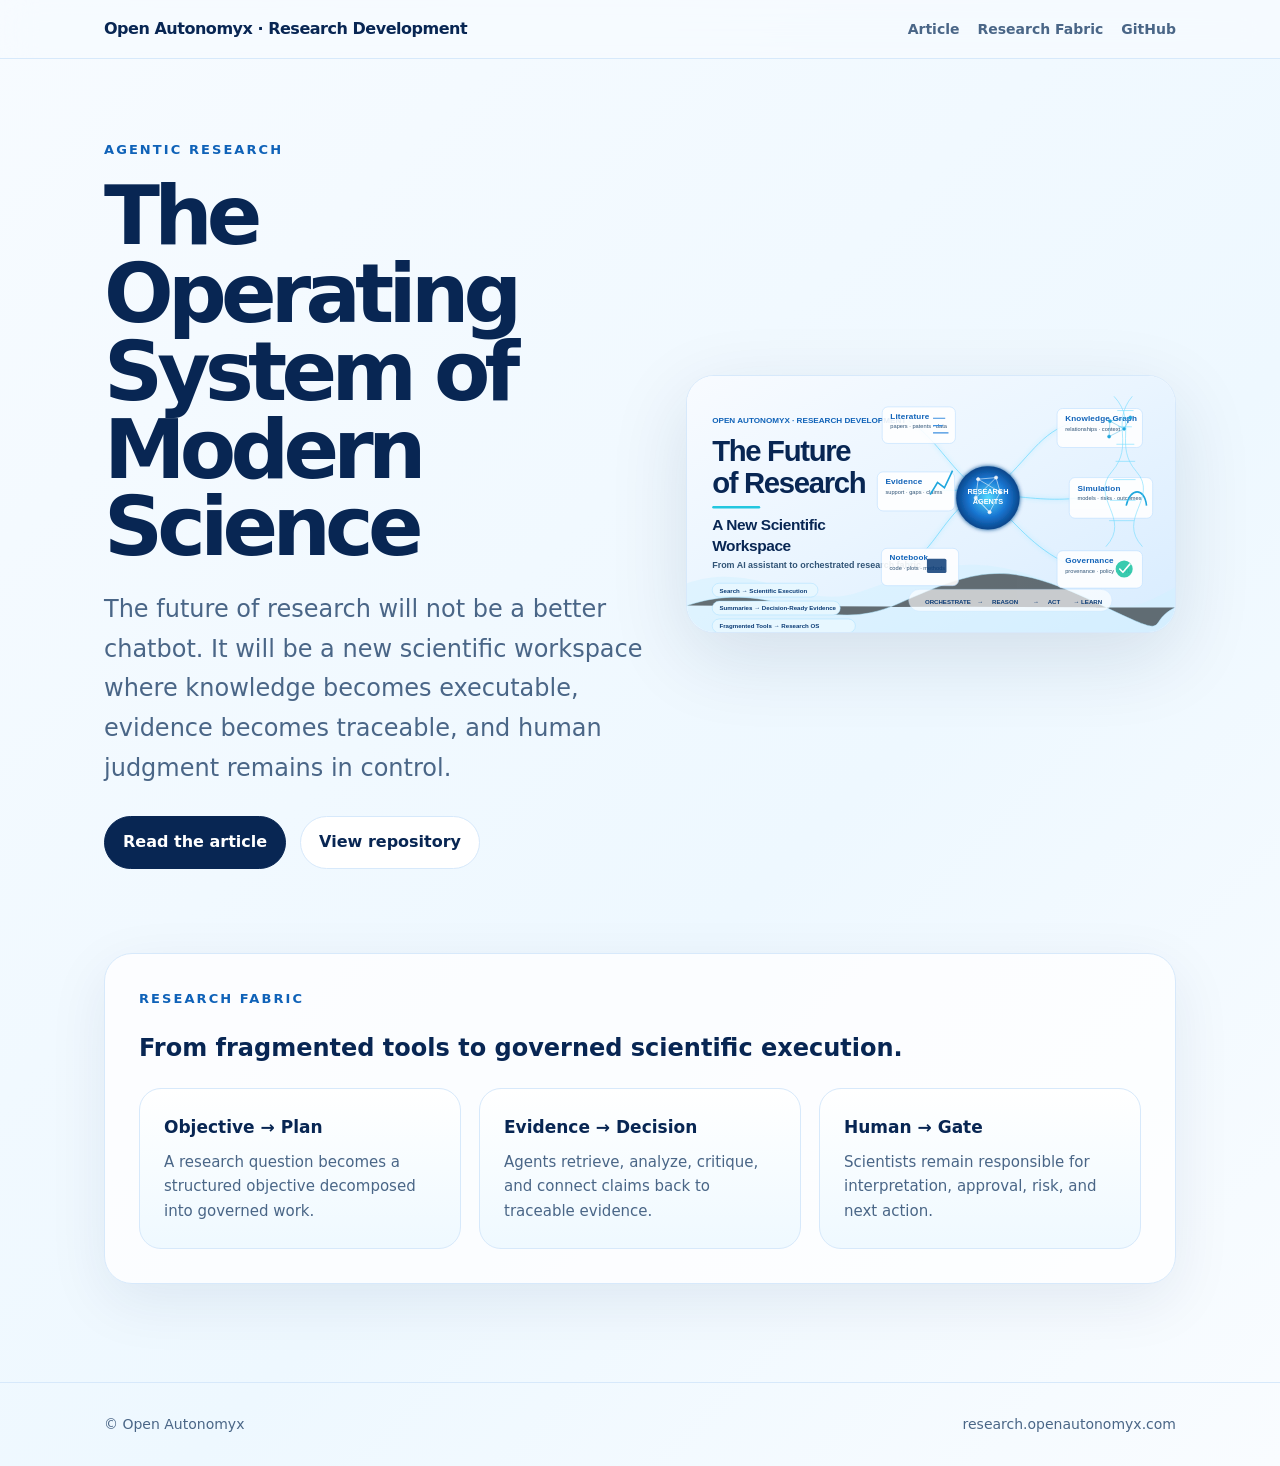
<file: index.html>
<!doctype html>
<html lang="en">
<head>
  <meta charset="utf-8" />
  <meta name="viewport" content="width=device-width, initial-scale=1" />
  <title>Agentic Research | Open Autonomyx Research Development</title>
  <meta name="description" content="Agentic Research is a scientific workspace where humans, agents, models, tools, evidence, notebooks, and governance operate as one connected research fabric." />
  <link rel="canonical" href="https://research.openautonomyx.com/" />
  <meta property="og:title" content="Agentic Research: The Operating System of Modern Science" />
  <meta property="og:description" content="From AI assistant to orchestrated research fabric." />
  <meta property="og:type" content="website" />
  <meta property="og:url" content="https://research.openautonomyx.com/" />
  <meta property="og:image" content="https://research.openautonomyx.com/assets/cover.svg" />
  <meta name="twitter:card" content="summary_large_image" />
  <meta name="twitter:title" content="Agentic Research: The Operating System of Modern Science" />
  <meta name="twitter:description" content="A new scientific workspace where knowledge becomes executable and evidence becomes traceable." />
  <meta name="twitter:image" content="https://research.openautonomyx.com/assets/cover.svg" />
  <link rel="stylesheet" href="styles.css" />
  <script type="application/ld+json">
  {
    "@context": "https://schema.org",
    "@type": "WebSite",
    "name": "Open Autonomyx Research Development",
    "url": "https://research.openautonomyx.com/",
    "description": "Research and development notes on agentic research, scientific workspaces, governed autonomy, and research operating systems.",
    "publisher": {
      "@type": "Organization",
      "name": "Open Autonomyx"
    }
  }
  </script>
</head>
<body>
  <header class="site-header">
    <nav class="nav" aria-label="Primary navigation">
      <a class="brand" href="/">Open Autonomyx · Research Development</a>
      <div class="nav-links">
        <a href="/agentic-research.html">Article</a>
        <a href="#fabric">Research Fabric</a>
        <a href="https://github.com/Open-Autonomyx/Research-Development">GitHub</a>
      </div>
    </nav>
  </header>

  <main>
    <section class="hero">
      <div>
        <div class="eyebrow">Agentic Research</div>
        <h1>The Operating System of Modern Science</h1>
        <p class="lead">The future of research will not be a better chatbot. It will be a new scientific workspace where knowledge becomes executable, evidence becomes traceable, and human judgment remains in control.</p>
        <div class="cta-row">
          <a class="button primary" href="/agentic-research.html">Read the article</a>
          <a class="button secondary" href="https://github.com/Open-Autonomyx/Research-Development">View repository</a>
        </div>
      </div>
      <div class="hero-card">
        <img src="assets/cover.svg" alt="Agentic research cover showing a scientist and an orchestrated research fabric" />
      </div>
    </section>

    <section id="fabric" class="section">
      <div class="panel">
        <div class="eyebrow">Research Fabric</div>
        <h2>From fragmented tools to governed scientific execution.</h2>
        <div class="grid">
          <div class="metric"><strong>Objective → Plan</strong><p>A research question becomes a structured objective decomposed into governed work.</p></div>
          <div class="metric"><strong>Evidence → Decision</strong><p>Agents retrieve, analyze, critique, and connect claims back to traceable evidence.</p></div>
          <div class="metric"><strong>Human → Gate</strong><p>Scientists remain responsible for interpretation, approval, risk, and next action.</p></div>
        </div>
      </div>
    </section>
  </main>

  <footer class="site-footer">
    <div class="footer-inner">
      <span>© Open Autonomyx</span>
      <span>research.openautonomyx.com</span>
    </div>
  </footer>
</body>
</html>
</file>
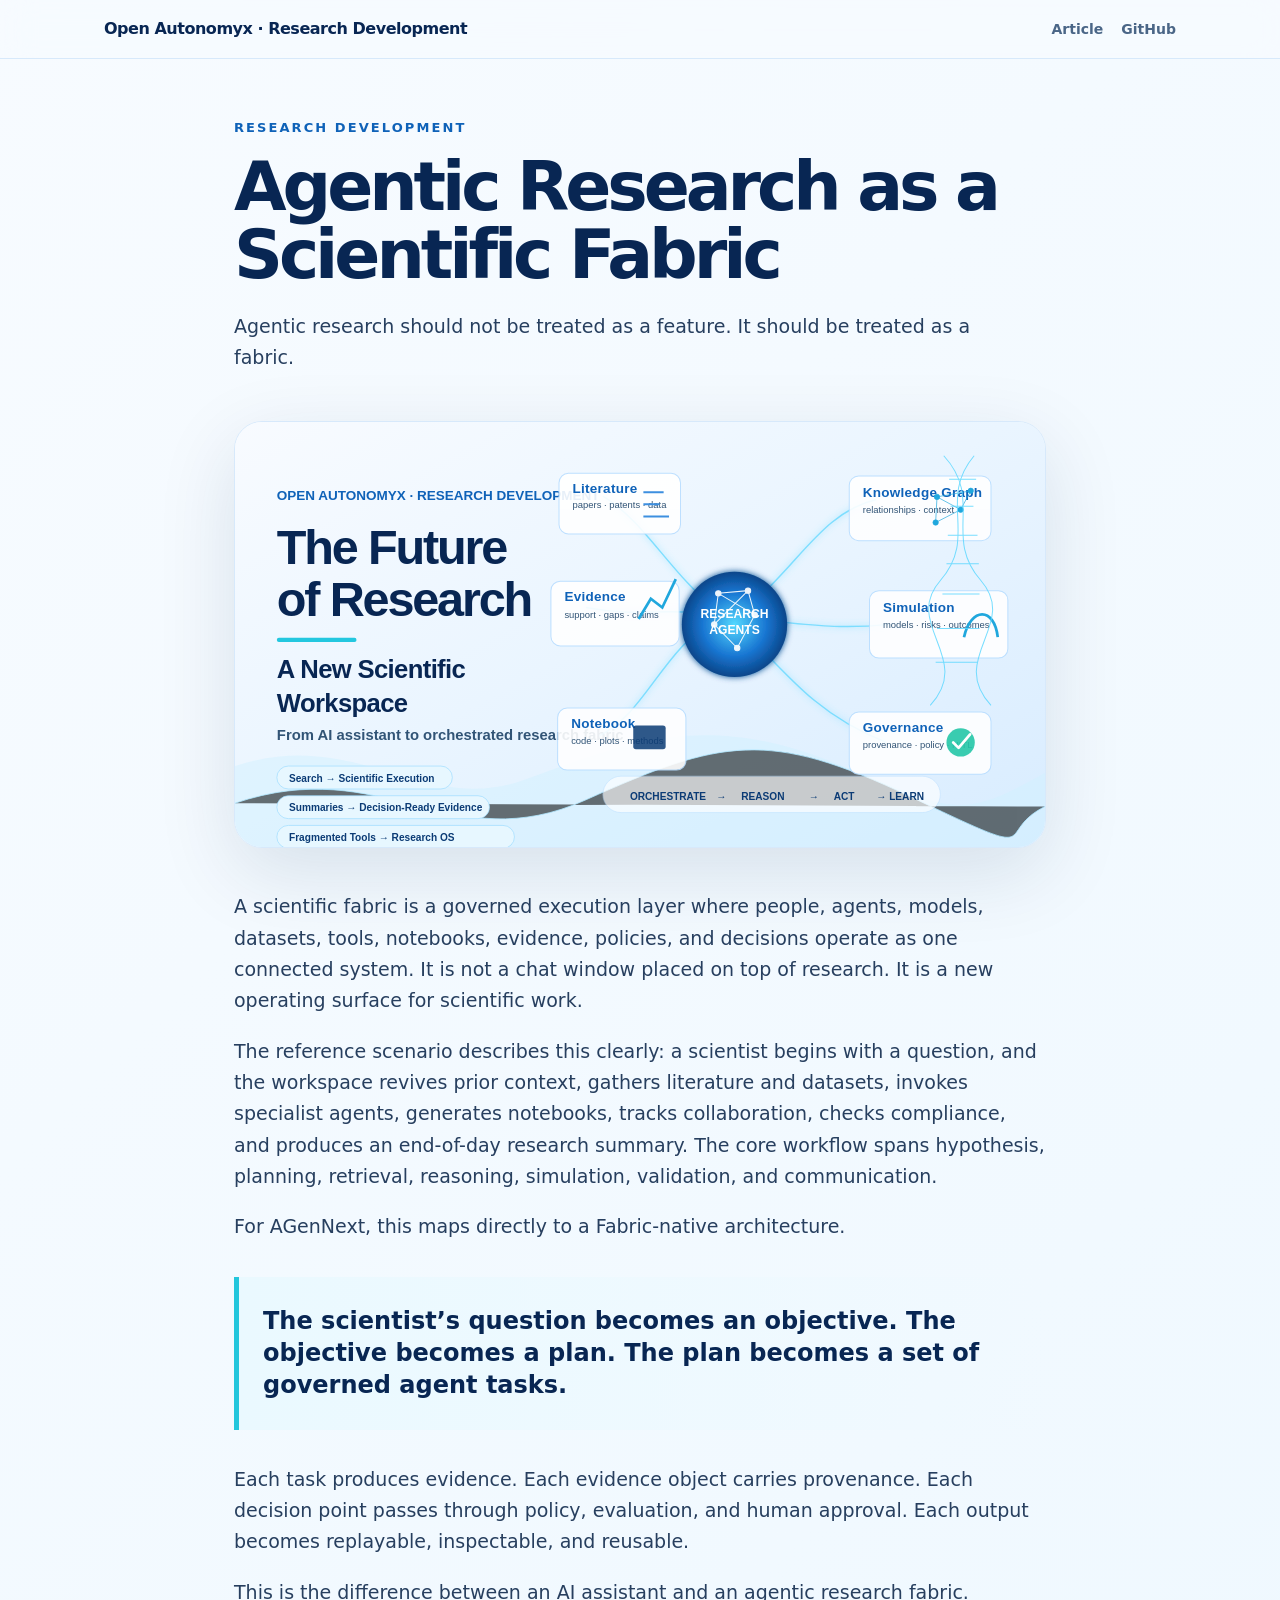
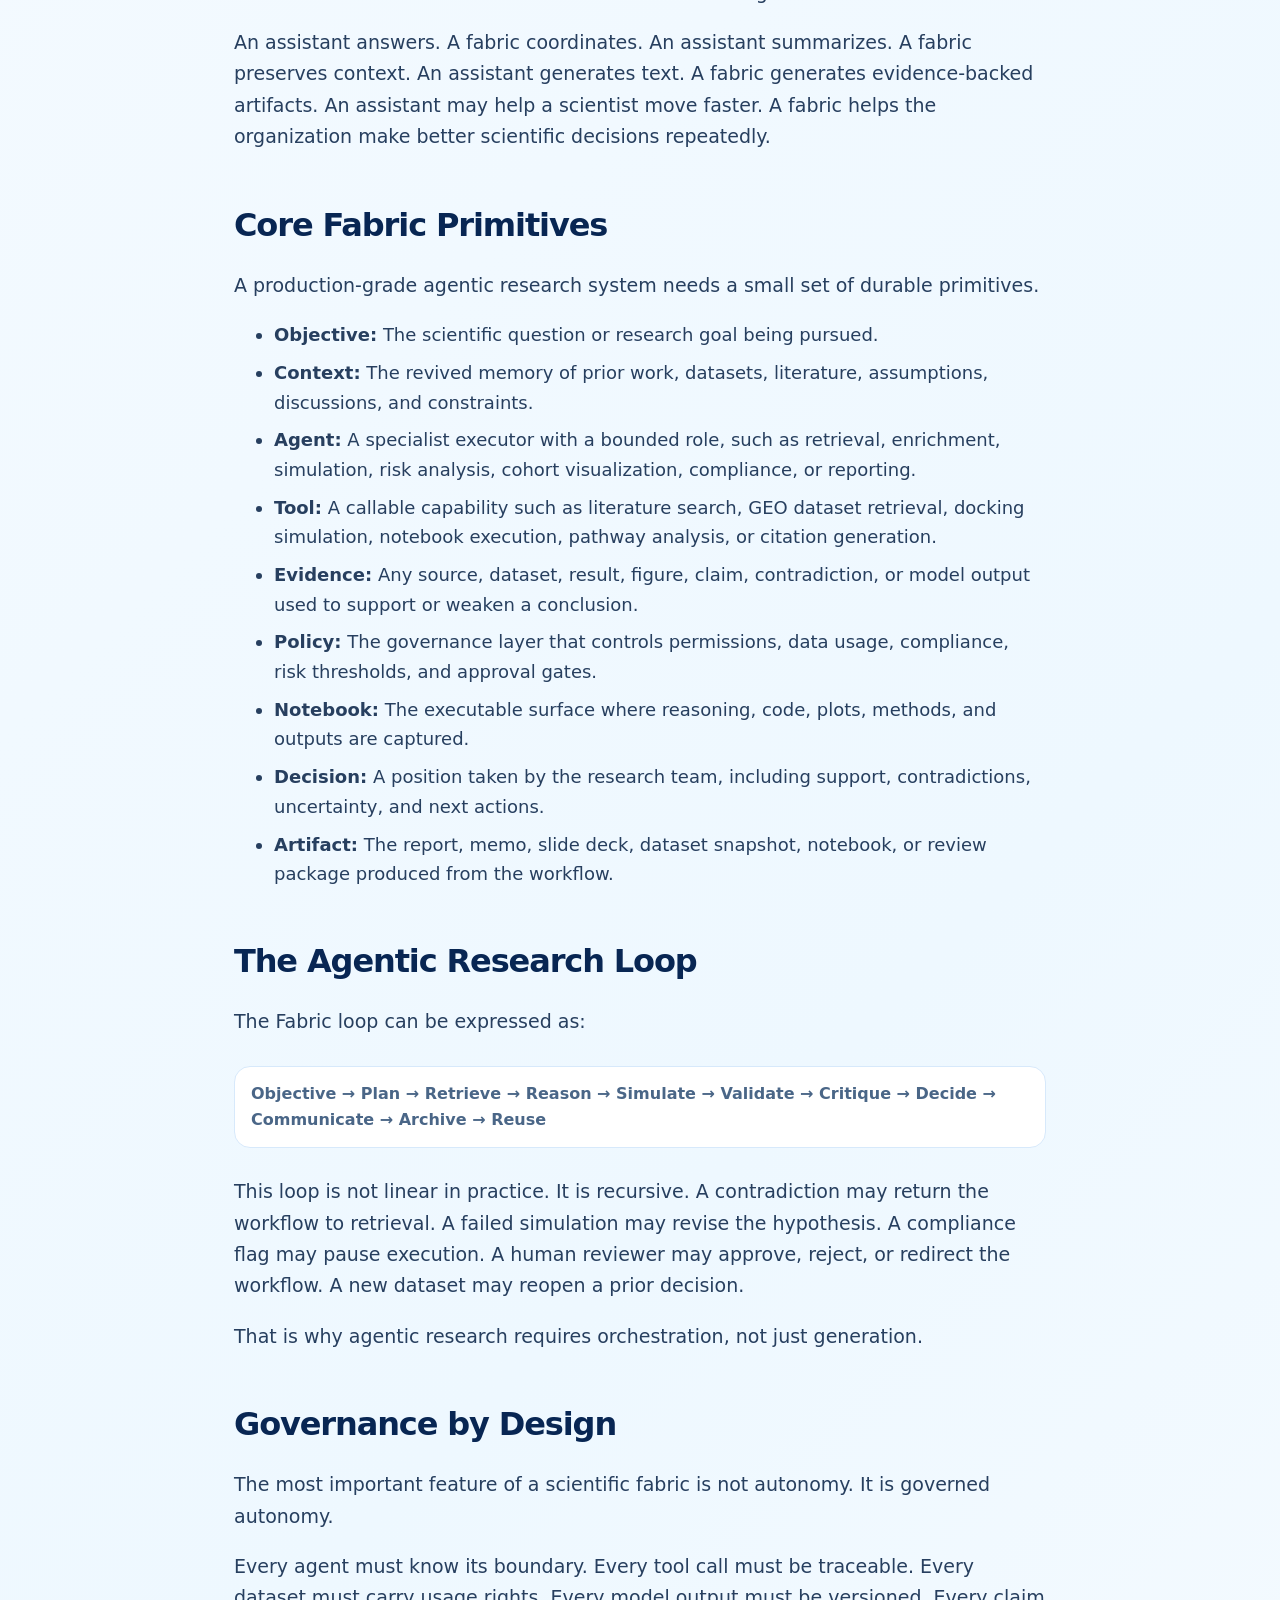
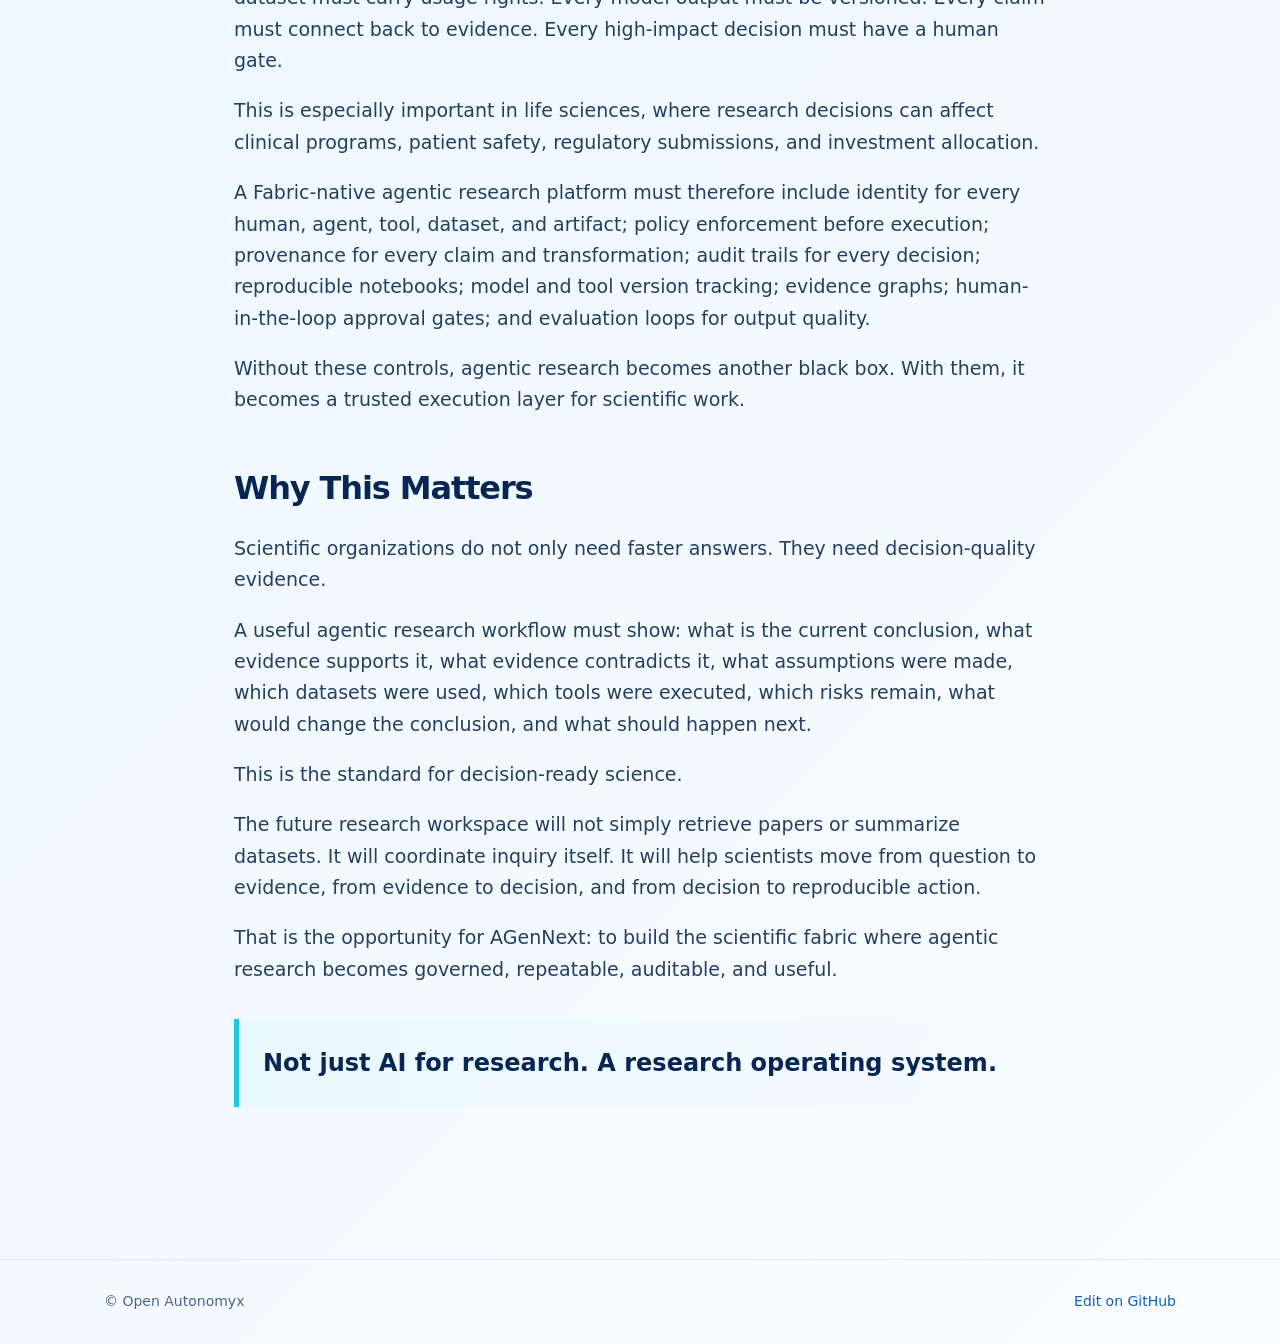
<file: agentic-research.html>
<!doctype html>
<html lang="en">
<head>
  <meta charset="utf-8" />
  <meta name="viewport" content="width=device-width, initial-scale=1" />
  <title>Agentic Research as a Scientific Fabric | Open Autonomyx</title>
  <meta name="description" content="Agentic research should not be treated as a feature. It should be treated as a fabric: a governed execution layer for modern scientific work." />
  <link rel="canonical" href="https://research.openautonomyx.com/agentic-research.html" />
  <meta property="og:title" content="Agentic Research as a Scientific Fabric" />
  <meta property="og:description" content="A research operating system where people, agents, models, datasets, tools, notebooks, evidence, policies, and decisions operate as one connected system." />
  <meta property="og:type" content="article" />
  <meta property="og:url" content="https://research.openautonomyx.com/agentic-research.html" />
  <meta property="og:image" content="https://research.openautonomyx.com/assets/cover.svg" />
  <meta name="twitter:card" content="summary_large_image" />
  <meta name="twitter:title" content="Agentic Research as a Scientific Fabric" />
  <meta name="twitter:description" content="Not just AI for research. A research operating system." />
  <meta name="twitter:image" content="https://research.openautonomyx.com/assets/cover.svg" />
  <link rel="stylesheet" href="styles.css" />
  <script type="application/ld+json">
  {
    "@context": "https://schema.org",
    "@type": "Article",
    "headline": "Agentic Research as a Scientific Fabric",
    "description": "Agentic research should not be treated as a feature. It should be treated as a fabric.",
    "image": "https://research.openautonomyx.com/assets/cover.svg",
    "author": {"@type": "Person", "name": "Chinmay Panda"},
    "publisher": {"@type": "Organization", "name": "Open Autonomyx"},
    "mainEntityOfPage": "https://research.openautonomyx.com/agentic-research.html"
  }
  </script>
</head>
<body>
  <header class="site-header">
    <nav class="nav" aria-label="Primary navigation">
      <a class="brand" href="/">Open Autonomyx · Research Development</a>
      <div class="nav-links">
        <a href="/agentic-research.html">Article</a>
        <a href="https://github.com/Open-Autonomyx/Research-Development">GitHub</a>
      </div>
    </nav>
  </header>

  <main class="article-shell">
    <div class="eyebrow">Research Development</div>
    <h1>Agentic Research as a Scientific Fabric</h1>
    <p class="lead">Agentic research should not be treated as a feature. It should be treated as a fabric.</p>
    <img class="cover" src="assets/cover.svg" alt="Agentic research cover image" />

    <p>A scientific fabric is a governed execution layer where people, agents, models, datasets, tools, notebooks, evidence, policies, and decisions operate as one connected system. It is not a chat window placed on top of research. It is a new operating surface for scientific work.</p>

    <p>The reference scenario describes this clearly: a scientist begins with a question, and the workspace revives prior context, gathers literature and datasets, invokes specialist agents, generates notebooks, tracks collaboration, checks compliance, and produces an end-of-day research summary. The core workflow spans hypothesis, planning, retrieval, reasoning, simulation, validation, and communication.</p>

    <p>For AGenNext, this maps directly to a Fabric-native architecture.</p>

    <blockquote><p>The scientist’s question becomes an objective. The objective becomes a plan. The plan becomes a set of governed agent tasks.</p></blockquote>

    <p>Each task produces evidence. Each evidence object carries provenance. Each decision point passes through policy, evaluation, and human approval. Each output becomes replayable, inspectable, and reusable.</p>

    <p>This is the difference between an AI assistant and an agentic research fabric.</p>

    <p>An assistant answers. A fabric coordinates. An assistant summarizes. A fabric preserves context. An assistant generates text. A fabric generates evidence-backed artifacts. An assistant may help a scientist move faster. A fabric helps the organization make better scientific decisions repeatedly.</p>

    <h2>Core Fabric Primitives</h2>
    <p>A production-grade agentic research system needs a small set of durable primitives.</p>
    <ul>
      <li><strong>Objective:</strong> The scientific question or research goal being pursued.</li>
      <li><strong>Context:</strong> The revived memory of prior work, datasets, literature, assumptions, discussions, and constraints.</li>
      <li><strong>Agent:</strong> A specialist executor with a bounded role, such as retrieval, enrichment, simulation, risk analysis, cohort visualization, compliance, or reporting.</li>
      <li><strong>Tool:</strong> A callable capability such as literature search, GEO dataset retrieval, docking simulation, notebook execution, pathway analysis, or citation generation.</li>
      <li><strong>Evidence:</strong> Any source, dataset, result, figure, claim, contradiction, or model output used to support or weaken a conclusion.</li>
      <li><strong>Policy:</strong> The governance layer that controls permissions, data usage, compliance, risk thresholds, and approval gates.</li>
      <li><strong>Notebook:</strong> The executable surface where reasoning, code, plots, methods, and outputs are captured.</li>
      <li><strong>Decision:</strong> A position taken by the research team, including support, contradictions, uncertainty, and next actions.</li>
      <li><strong>Artifact:</strong> The report, memo, slide deck, dataset snapshot, notebook, or review package produced from the workflow.</li>
    </ul>

    <h2>The Agentic Research Loop</h2>
    <p>The Fabric loop can be expressed as:</p>
    <div class="loop">
      <div>Objective → Plan → Retrieve → Reason → Simulate → Validate → Critique → Decide → Communicate → Archive → Reuse</div>
    </div>
    <p>This loop is not linear in practice. It is recursive. A contradiction may return the workflow to retrieval. A failed simulation may revise the hypothesis. A compliance flag may pause execution. A human reviewer may approve, reject, or redirect the workflow. A new dataset may reopen a prior decision.</p>
    <p>That is why agentic research requires orchestration, not just generation.</p>

    <h2>Governance by Design</h2>
    <p>The most important feature of a scientific fabric is not autonomy. It is governed autonomy.</p>
    <p>Every agent must know its boundary. Every tool call must be traceable. Every dataset must carry usage rights. Every model output must be versioned. Every claim must connect back to evidence. Every high-impact decision must have a human gate.</p>
    <p>This is especially important in life sciences, where research decisions can affect clinical programs, patient safety, regulatory submissions, and investment allocation.</p>
    <p>A Fabric-native agentic research platform must therefore include identity for every human, agent, tool, dataset, and artifact; policy enforcement before execution; provenance for every claim and transformation; audit trails for every decision; reproducible notebooks; model and tool version tracking; evidence graphs; human-in-the-loop approval gates; and evaluation loops for output quality.</p>
    <p>Without these controls, agentic research becomes another black box. With them, it becomes a trusted execution layer for scientific work.</p>

    <h2>Why This Matters</h2>
    <p>Scientific organizations do not only need faster answers. They need decision-quality evidence.</p>
    <p>A useful agentic research workflow must show: what is the current conclusion, what evidence supports it, what evidence contradicts it, what assumptions were made, which datasets were used, which tools were executed, which risks remain, what would change the conclusion, and what should happen next.</p>
    <p>This is the standard for decision-ready science.</p>
    <p>The future research workspace will not simply retrieve papers or summarize datasets. It will coordinate inquiry itself. It will help scientists move from question to evidence, from evidence to decision, and from decision to reproducible action.</p>
    <p>That is the opportunity for AGenNext: to build the scientific fabric where agentic research becomes governed, repeatable, auditable, and useful.</p>
    <blockquote><p>Not just AI for research. A research operating system.</p></blockquote>
  </main>

  <footer class="site-footer">
    <div class="footer-inner">
      <span>© Open Autonomyx</span>
      <span><a href="https://github.com/Open-Autonomyx/Research-Development">Edit on GitHub</a></span>
    </div>
  </footer>
</body>
</html>
</file>
<file: styles.css>
:root{
  --bg:#f7fbff;
  --paper:#ffffff;
  --ink:#082653;
  --muted:#4a6687;
  --line:#d7e9fb;
  --blue:#0f62b8;
  --cyan:#22c6dc;
  --soft:#eaf6ff;
  --shadow:0 24px 80px rgba(8,38,83,.12);
}
*{box-sizing:border-box}
html{scroll-behavior:smooth}
body{margin:0;background:linear-gradient(135deg,var(--bg),#eef8ff 60%,#f9fcff);color:var(--ink);font-family:Inter,IBM Plex Sans,ui-sans-serif,system-ui,-apple-system,BlinkMacSystemFont,"Segoe UI",sans-serif;line-height:1.65}
a{color:var(--blue);text-decoration:none}a:hover{text-decoration:underline}
.site-header{position:sticky;top:0;z-index:10;backdrop-filter:saturate(160%) blur(16px);background:rgba(247,251,255,.82);border-bottom:1px solid var(--line)}
.nav{max-width:1120px;margin:0 auto;padding:16px 24px;display:flex;align-items:center;justify-content:space-between;gap:20px}.brand{font-weight:850;letter-spacing:-.03em;color:var(--ink)}.nav-links{display:flex;gap:18px;font-size:14px;font-weight:650}.nav-links a{color:var(--muted)}
.hero{max-width:1120px;margin:0 auto;padding:80px 24px 46px;display:grid;grid-template-columns:1.05fr .95fr;gap:40px;align-items:center}.eyebrow{text-transform:uppercase;letter-spacing:.16em;color:var(--blue);font-size:13px;font-weight:800}.hero h1{font-size:clamp(46px,7vw,82px);line-height:.95;letter-spacing:-.07em;margin:16px 0;color:var(--ink)}.lead{font-size:clamp(19px,2vw,24px);color:var(--muted);max-width:760px}.hero-card{background:var(--paper);border:1px solid var(--line);box-shadow:var(--shadow);border-radius:28px;overflow:hidden}.hero-card img{display:block;width:100%;height:auto}.cta-row{display:flex;gap:14px;flex-wrap:wrap;margin-top:28px}.button{display:inline-flex;align-items:center;justify-content:center;border-radius:999px;padding:12px 18px;font-weight:780;border:1px solid var(--line)}.button.primary{background:var(--ink);color:#fff;border-color:var(--ink)}.button.secondary{background:#fff;color:var(--ink)}
.section{max-width:1120px;margin:0 auto;padding:38px 24px}.panel{background:rgba(255,255,255,.78);border:1px solid var(--line);box-shadow:0 18px 60px rgba(8,38,83,.08);border-radius:28px;padding:34px}.grid{display:grid;grid-template-columns:repeat(3,1fr);gap:18px}.metric{padding:24px;border-radius:22px;background:linear-gradient(180deg,#fff,#eff9ff);border:1px solid var(--line)}.metric strong{display:block;font-size:17px;margin-bottom:8px}.metric p{margin:0;color:var(--muted);font-size:15px}.article-shell{max-width:860px;margin:0 auto;padding:58px 24px}.article-shell h1{font-size:clamp(38px,6vw,68px);line-height:1;letter-spacing:-.06em;margin:14px 0 22px}.article-shell h2{font-size:32px;letter-spacing:-.035em;line-height:1.15;margin-top:54px}.article-shell p{font-size:19px;color:#273f5f}.article-shell li{font-size:18px;color:#273f5f;margin:8px 0}.article-shell blockquote{border-left:5px solid var(--cyan);padding:4px 0 4px 24px;margin:34px 0;color:var(--ink);background:linear-gradient(90deg,#eaf9ff,transparent)}.article-shell blockquote p{font-size:24px;font-weight:760;color:var(--ink);line-height:1.35}.cover{width:100%;border-radius:28px;border:1px solid var(--line);box-shadow:var(--shadow);margin:28px 0 16px}.loop{display:grid;gap:12px;margin:28px 0}.loop div{padding:14px 16px;border:1px solid var(--line);border-radius:16px;background:#fff;color:var(--muted);font-weight:650}.site-footer{border-top:1px solid var(--line);margin-top:60px}.footer-inner{max-width:1120px;margin:0 auto;padding:30px 24px;color:var(--muted);font-size:14px;display:flex;justify-content:space-between;gap:20px;flex-wrap:wrap}
@media(max-width:840px){.hero{grid-template-columns:1fr;padding-top:50px}.grid{grid-template-columns:1fr}.nav{align-items:flex-start;flex-direction:column}.nav-links{flex-wrap:wrap}.article-shell p{font-size:18px}}
</file>
